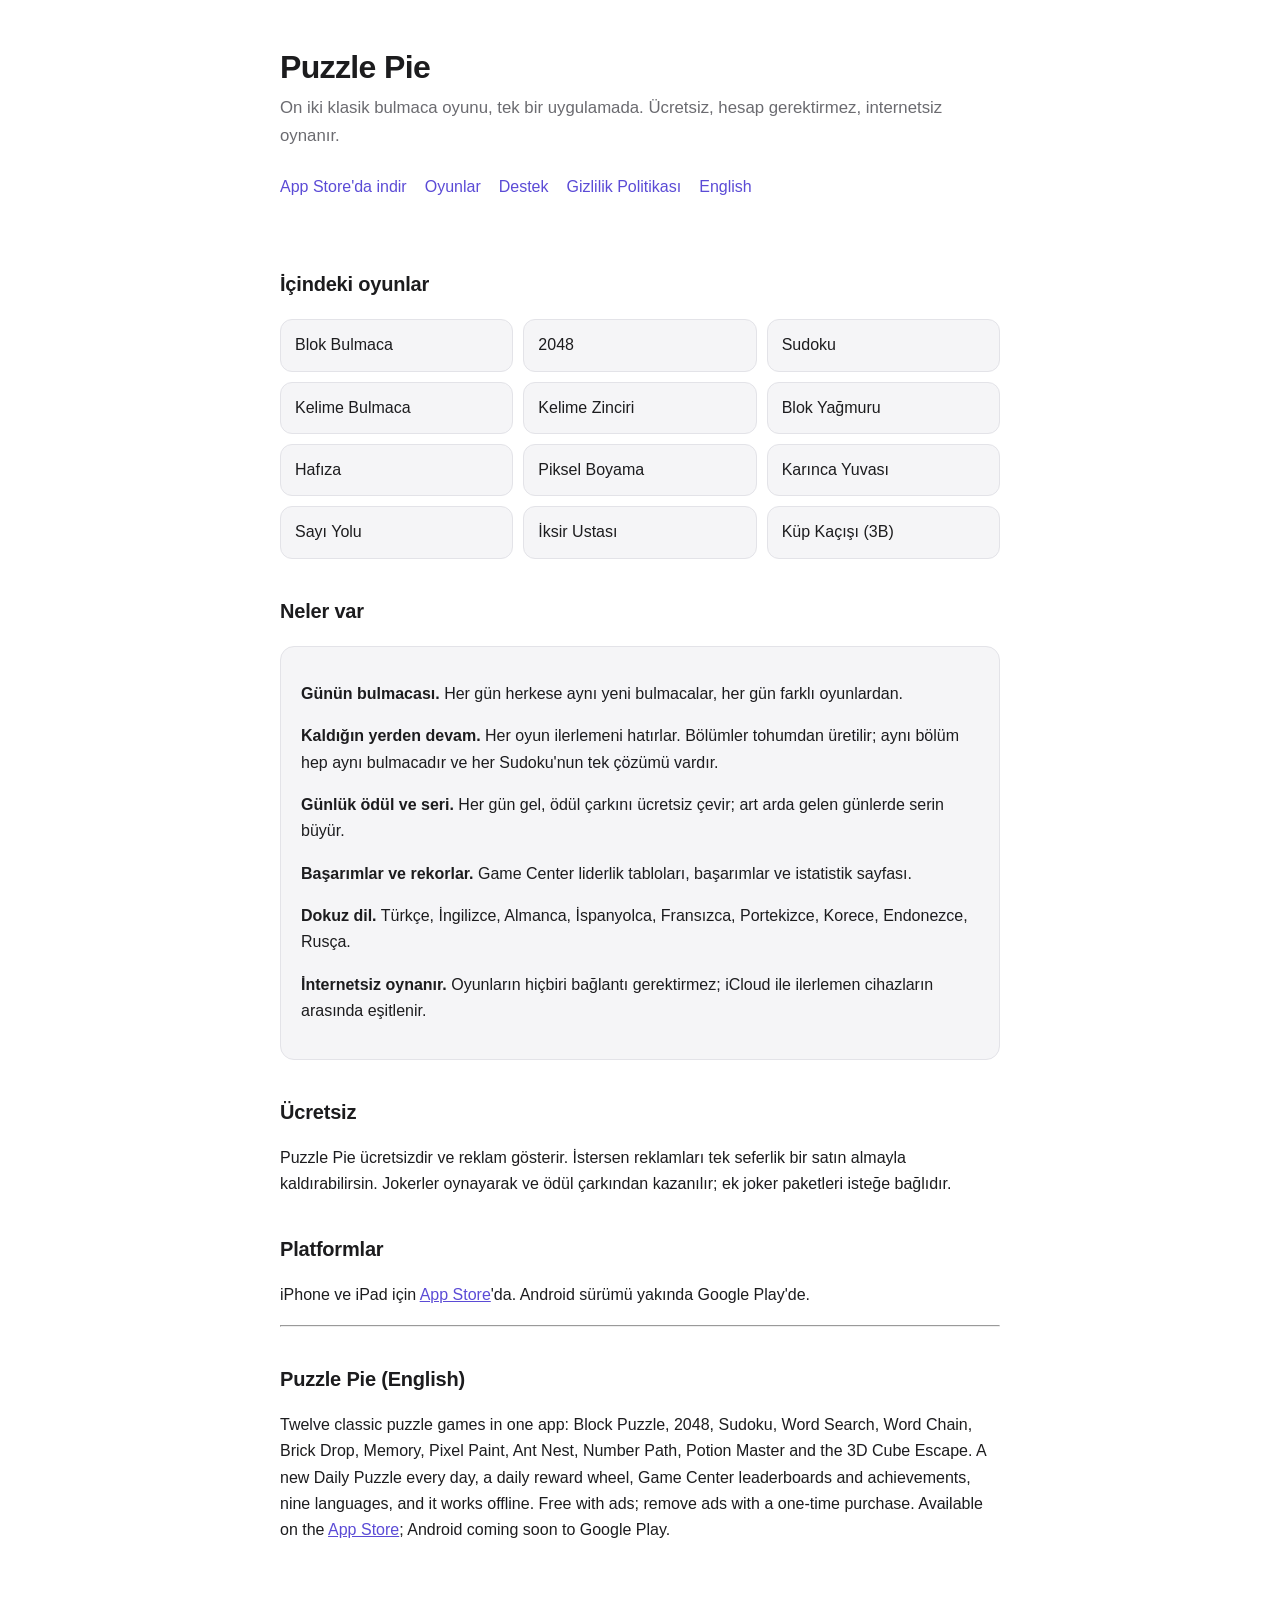
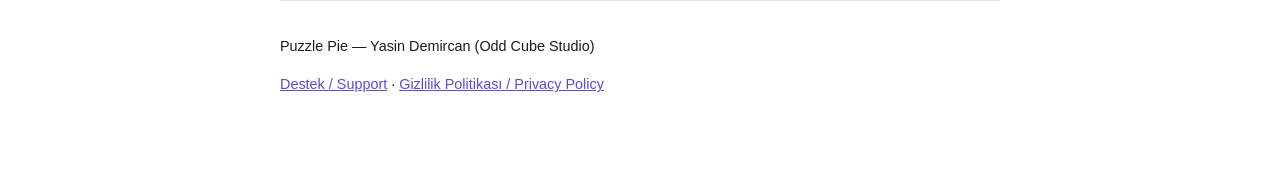
<file: index.html>
<!doctype html>
<html lang="tr">
<head>
<meta charset="utf-8">
<meta name="viewport" content="width=device-width, initial-scale=1">
<title>Puzzle Pie — Bulmacalar tek yerde</title>
<meta name="description" content="Puzzle Pie: on iki klasik bulmaca oyunu tek bir uygulamada. Sudoku, 2048, Blok Bulmaca, Kelime Bulmaca, Piksel Boyama, 3B Küp Kaçışı ve daha fazlası.">
<link rel="stylesheet" href="style.css">
</head>
<body>
<div class="wrap">

<header>
  <h1>Puzzle Pie</h1>
  <p class="lede">On iki klasik bulmaca oyunu, tek bir uygulamada. Ücretsiz, hesap gerektirmez, internetsiz oynanır.</p>
  <nav>
    <a href="https://apps.apple.com/app/id6809361774">App Store'da indir</a>
    <a href="#oyunlar">Oyunlar</a>
    <a href="support.html">Destek</a>
    <a href="privacy.html">Gizlilik Politikası</a>
    <a href="#english">English</a>
  </nav>
</header>

<h2 id="oyunlar">İçindeki oyunlar</h2>
<ul class="games">
  <li>Blok Bulmaca</li>
  <li>2048</li>
  <li>Sudoku</li>
  <li>Kelime Bulmaca</li>
  <li>Kelime Zinciri</li>
  <li>Blok Yağmuru</li>
  <li>Hafıza</li>
  <li>Piksel Boyama</li>
  <li>Karınca Yuvası</li>
  <li>Sayı Yolu</li>
  <li>İksir Ustası</li>
  <li>Küp Kaçışı (3B)</li>
</ul>

<h2>Neler var</h2>
<div class="card">
  <p><strong>Günün bulmacası.</strong> Her gün herkese aynı yeni bulmacalar, her gün farklı oyunlardan.</p>
  <p><strong>Kaldığın yerden devam.</strong> Her oyun ilerlemeni hatırlar. Bölümler tohumdan üretilir; aynı bölüm hep aynı bulmacadır ve her Sudoku'nun tek çözümü vardır.</p>
  <p><strong>Günlük ödül ve seri.</strong> Her gün gel, ödül çarkını ücretsiz çevir; art arda gelen günlerde serin büyür.</p>
  <p><strong>Başarımlar ve rekorlar.</strong> Game Center liderlik tabloları, başarımlar ve istatistik sayfası.</p>
  <p><strong>Dokuz dil.</strong> Türkçe, İngilizce, Almanca, İspanyolca, Fransızca, Portekizce, Korece, Endonezce, Rusça.</p>
  <p><strong>İnternetsiz oynanır.</strong> Oyunların hiçbiri bağlantı gerektirmez; iCloud ile ilerlemen cihazların arasında eşitlenir.</p>
</div>

<h2>Ücretsiz</h2>
<p>Puzzle Pie ücretsizdir ve reklam gösterir. İstersen reklamları tek seferlik bir satın almayla kaldırabilirsin. Jokerler oynayarak ve ödül çarkından kazanılır; ek joker paketleri isteğe bağlıdır.</p>

<h2>Platformlar</h2>
<p>iPhone ve iPad için <a href="https://apps.apple.com/app/id6809361774">App Store</a>'da. Android sürümü yakında Google Play'de.</p>

<hr>

<h2 id="english">Puzzle Pie (English)</h2>
<p>Twelve classic puzzle games in one app: Block Puzzle, 2048, Sudoku, Word Search, Word Chain, Brick Drop, Memory, Pixel Paint, Ant Nest, Number Path, Potion Master and the 3D Cube Escape. A new Daily Puzzle every day, a daily reward wheel, Game Center leaderboards and achievements, nine languages, and it works offline. Free with ads; remove ads with a one-time purchase. Available on the <a href="https://apps.apple.com/app/id6809361774">App Store</a>; Android coming soon to Google Play.</p>

<footer>
  <p>Puzzle Pie — Yasin Demircan (Odd Cube Studio)</p>
  <p><a href="support.html">Destek / Support</a> · <a href="privacy.html">Gizlilik Politikası / Privacy Policy</a></p>
</footer>

</div>
</body>
</html>
</file>
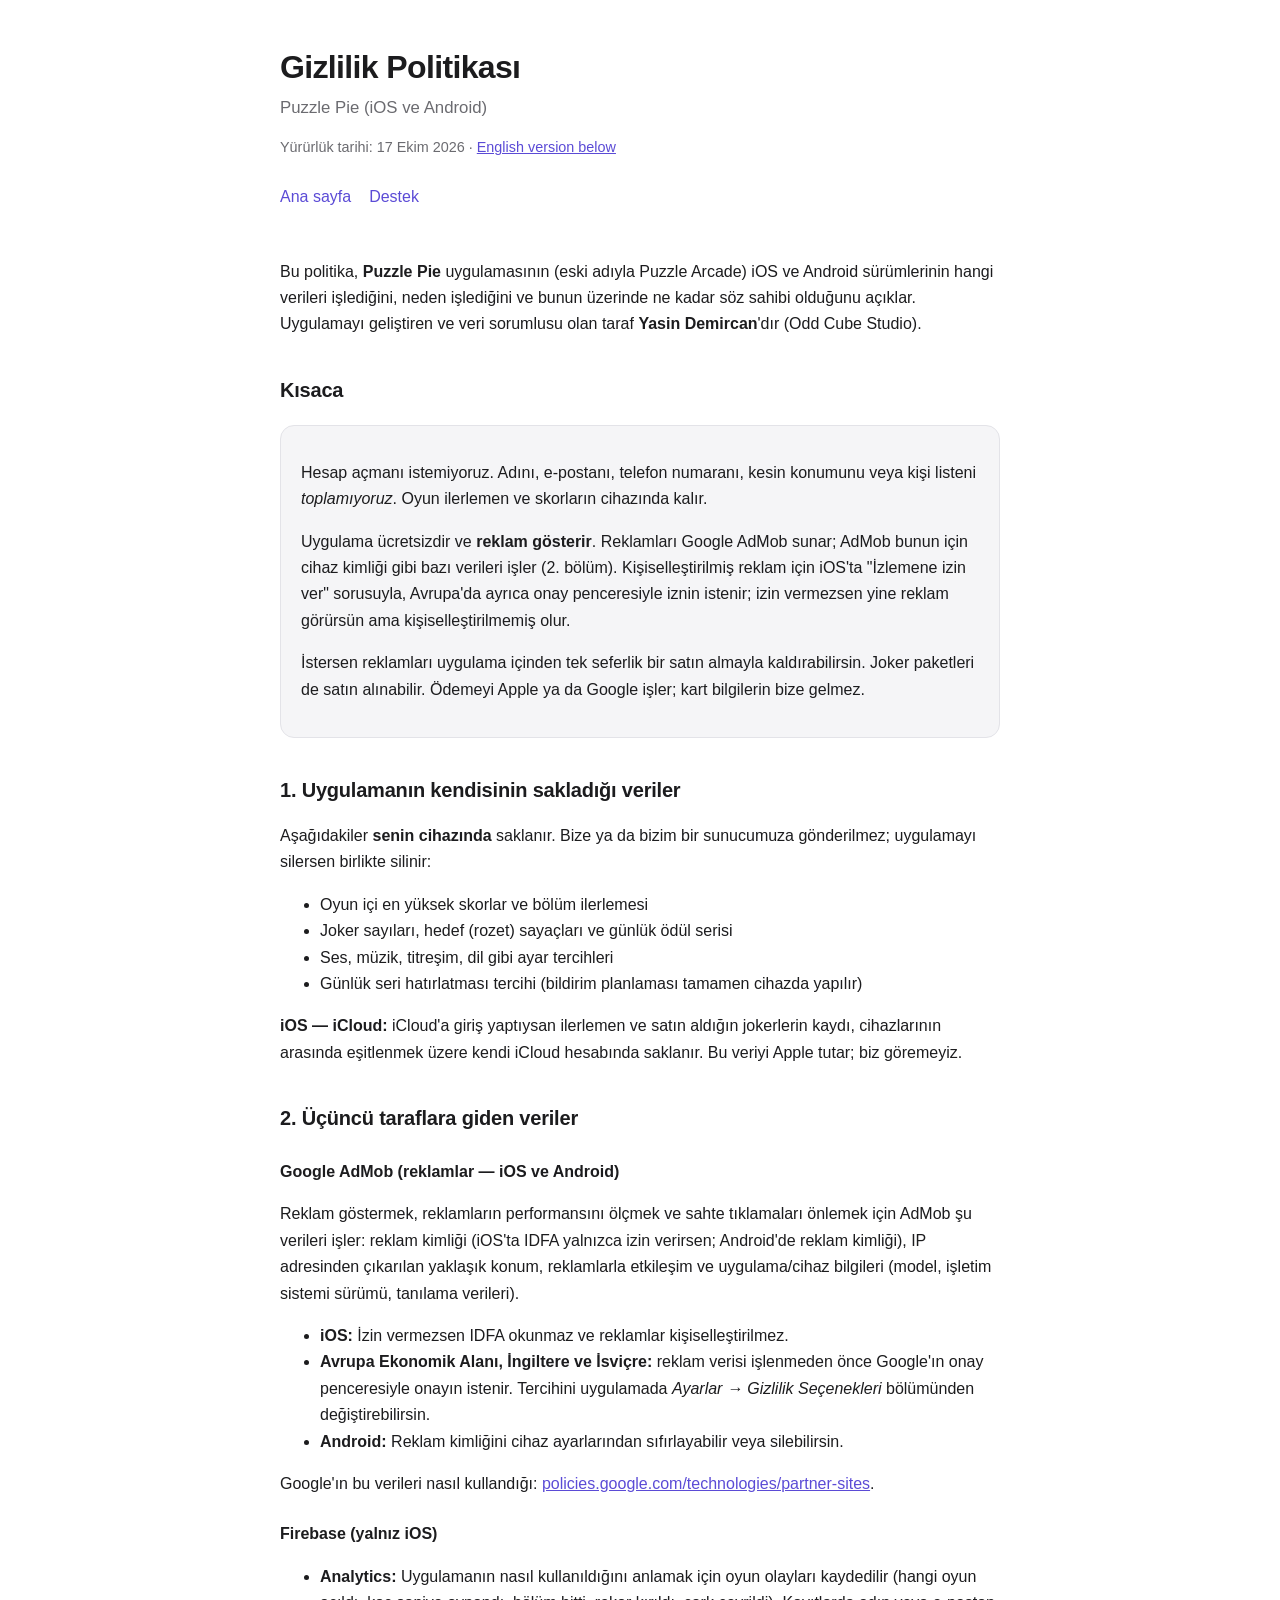
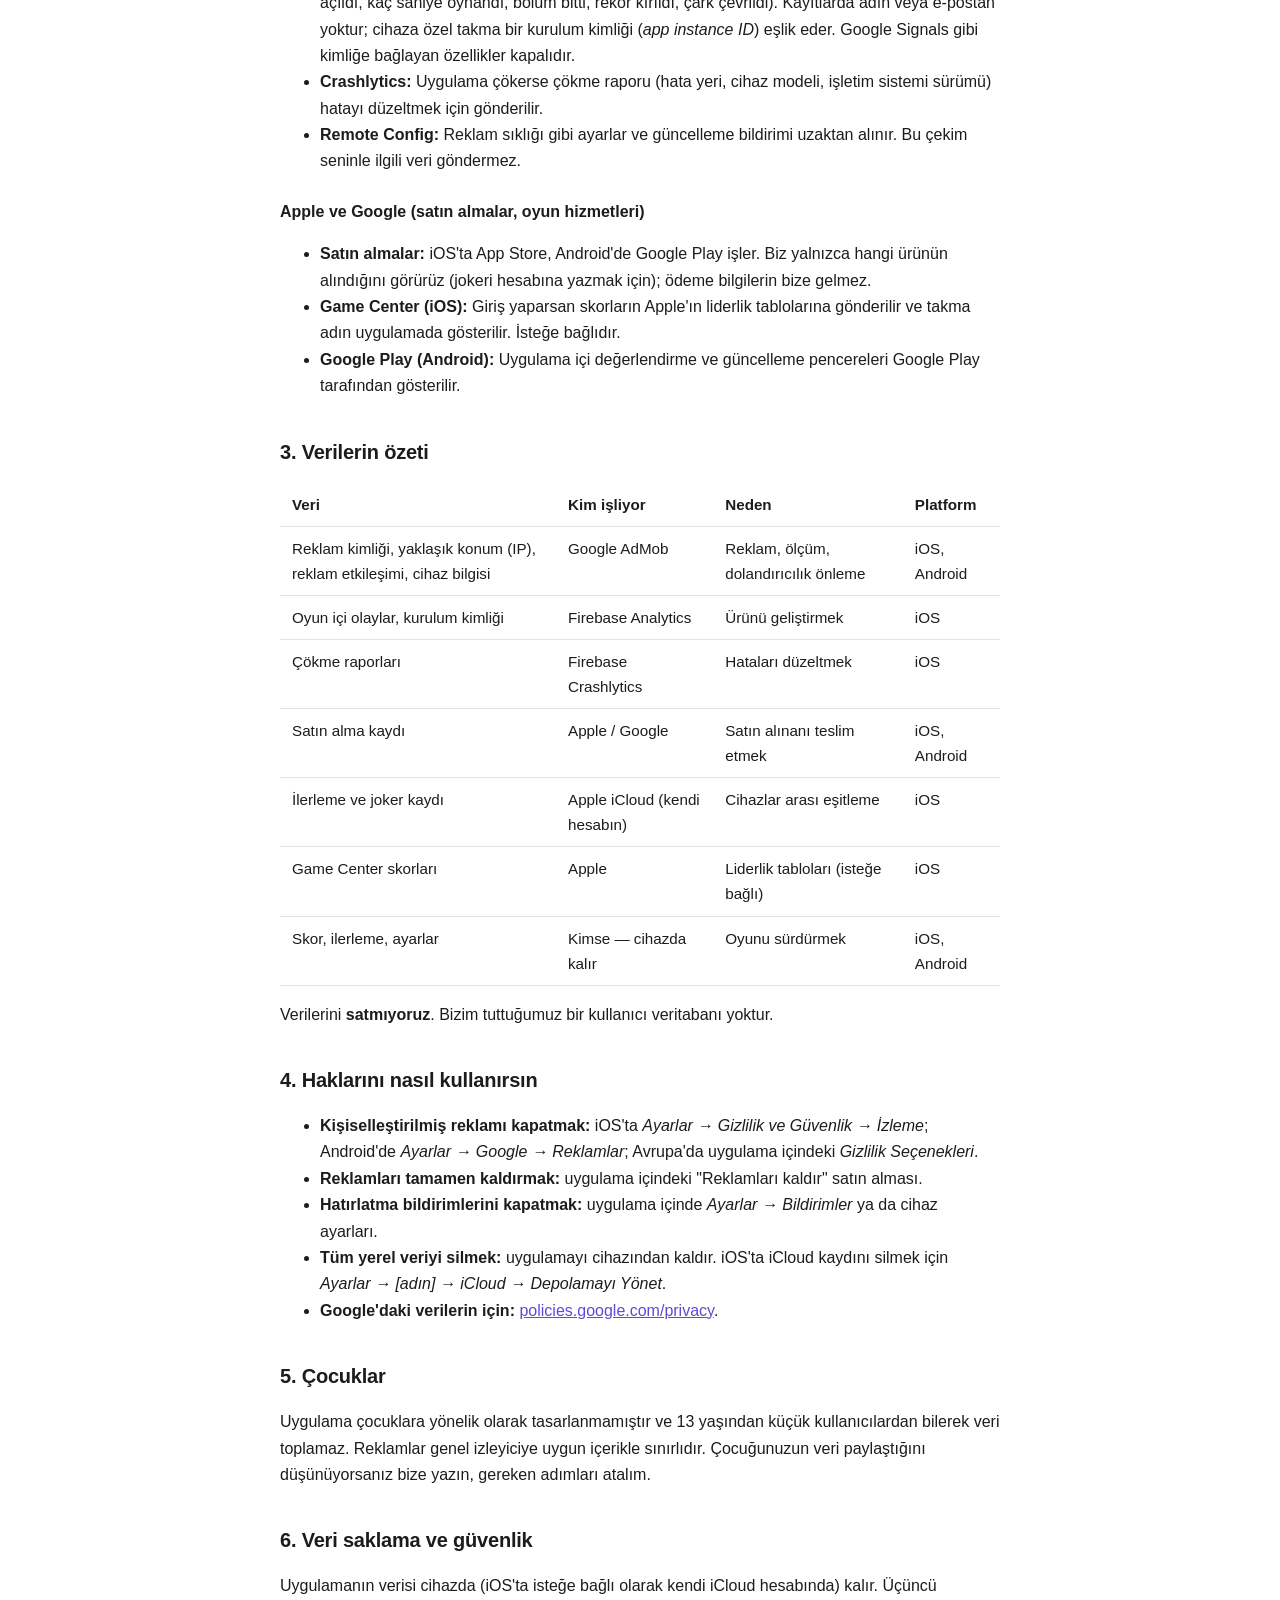
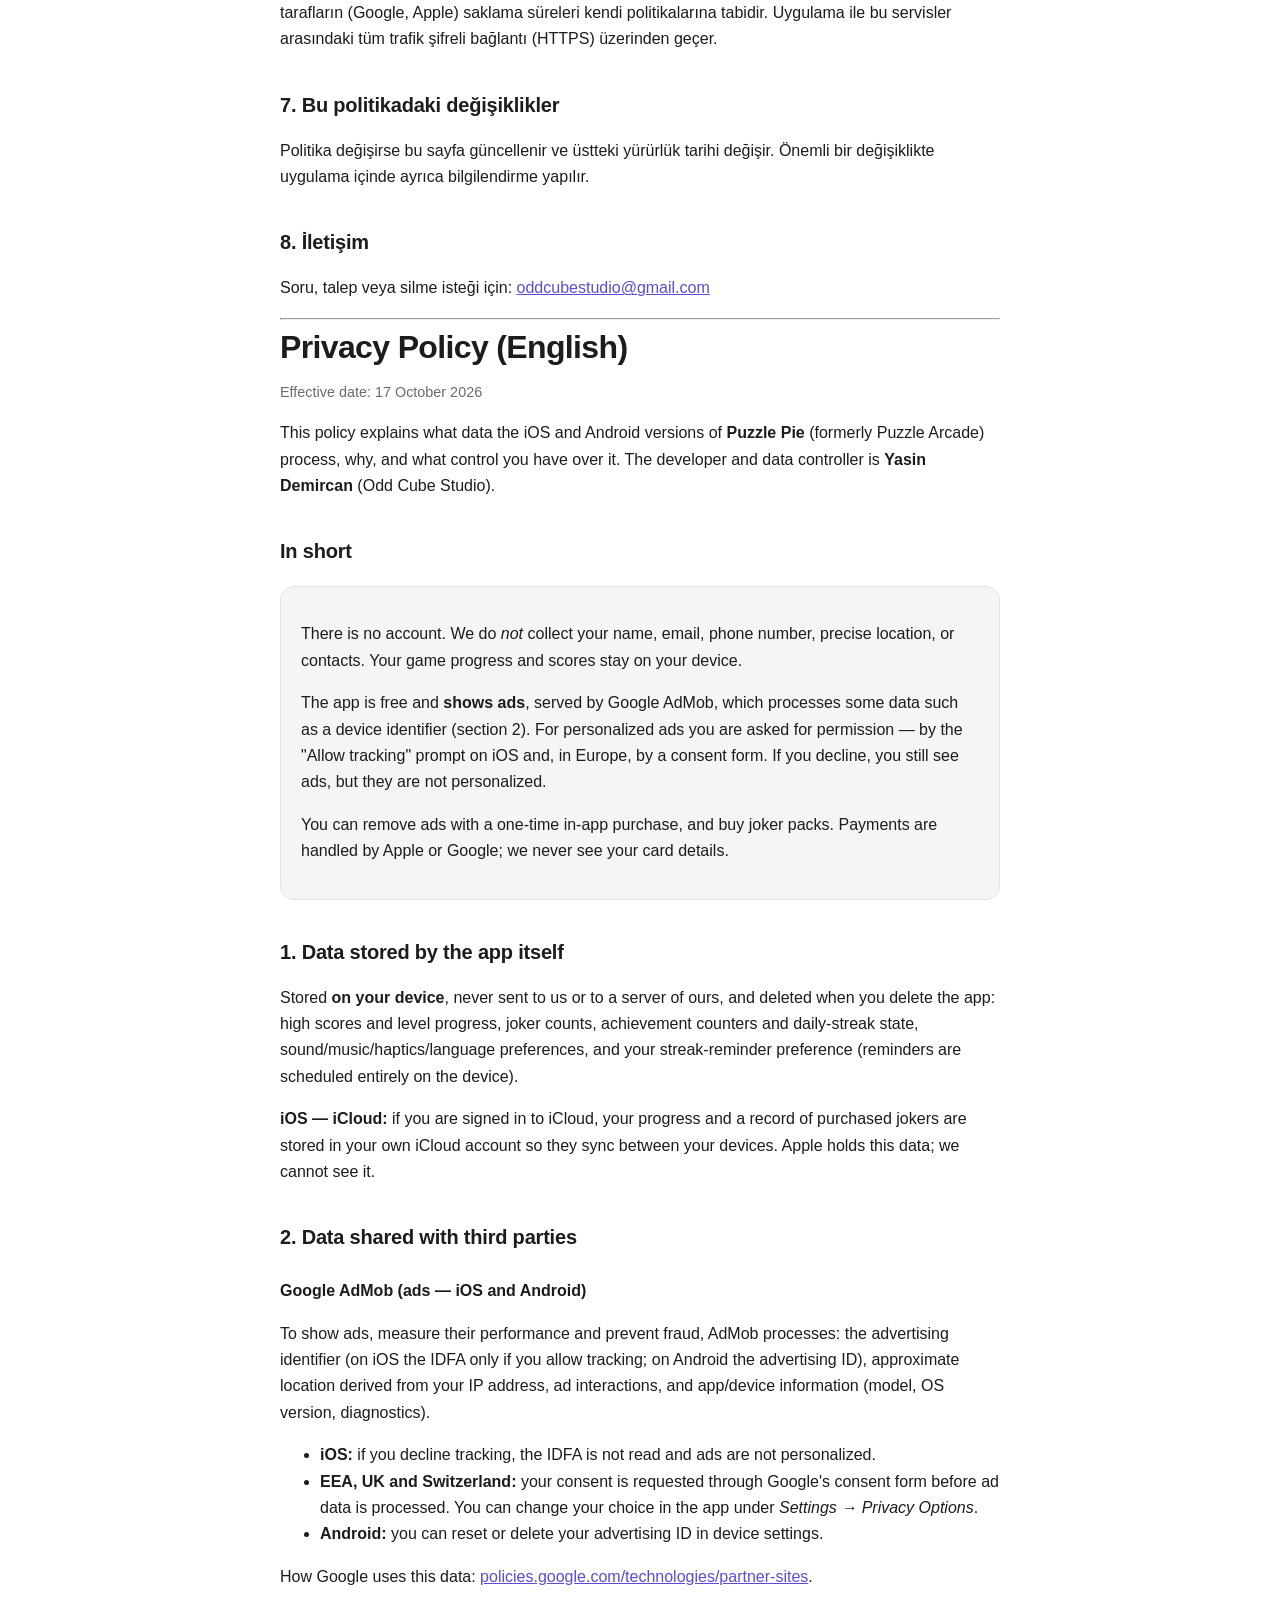
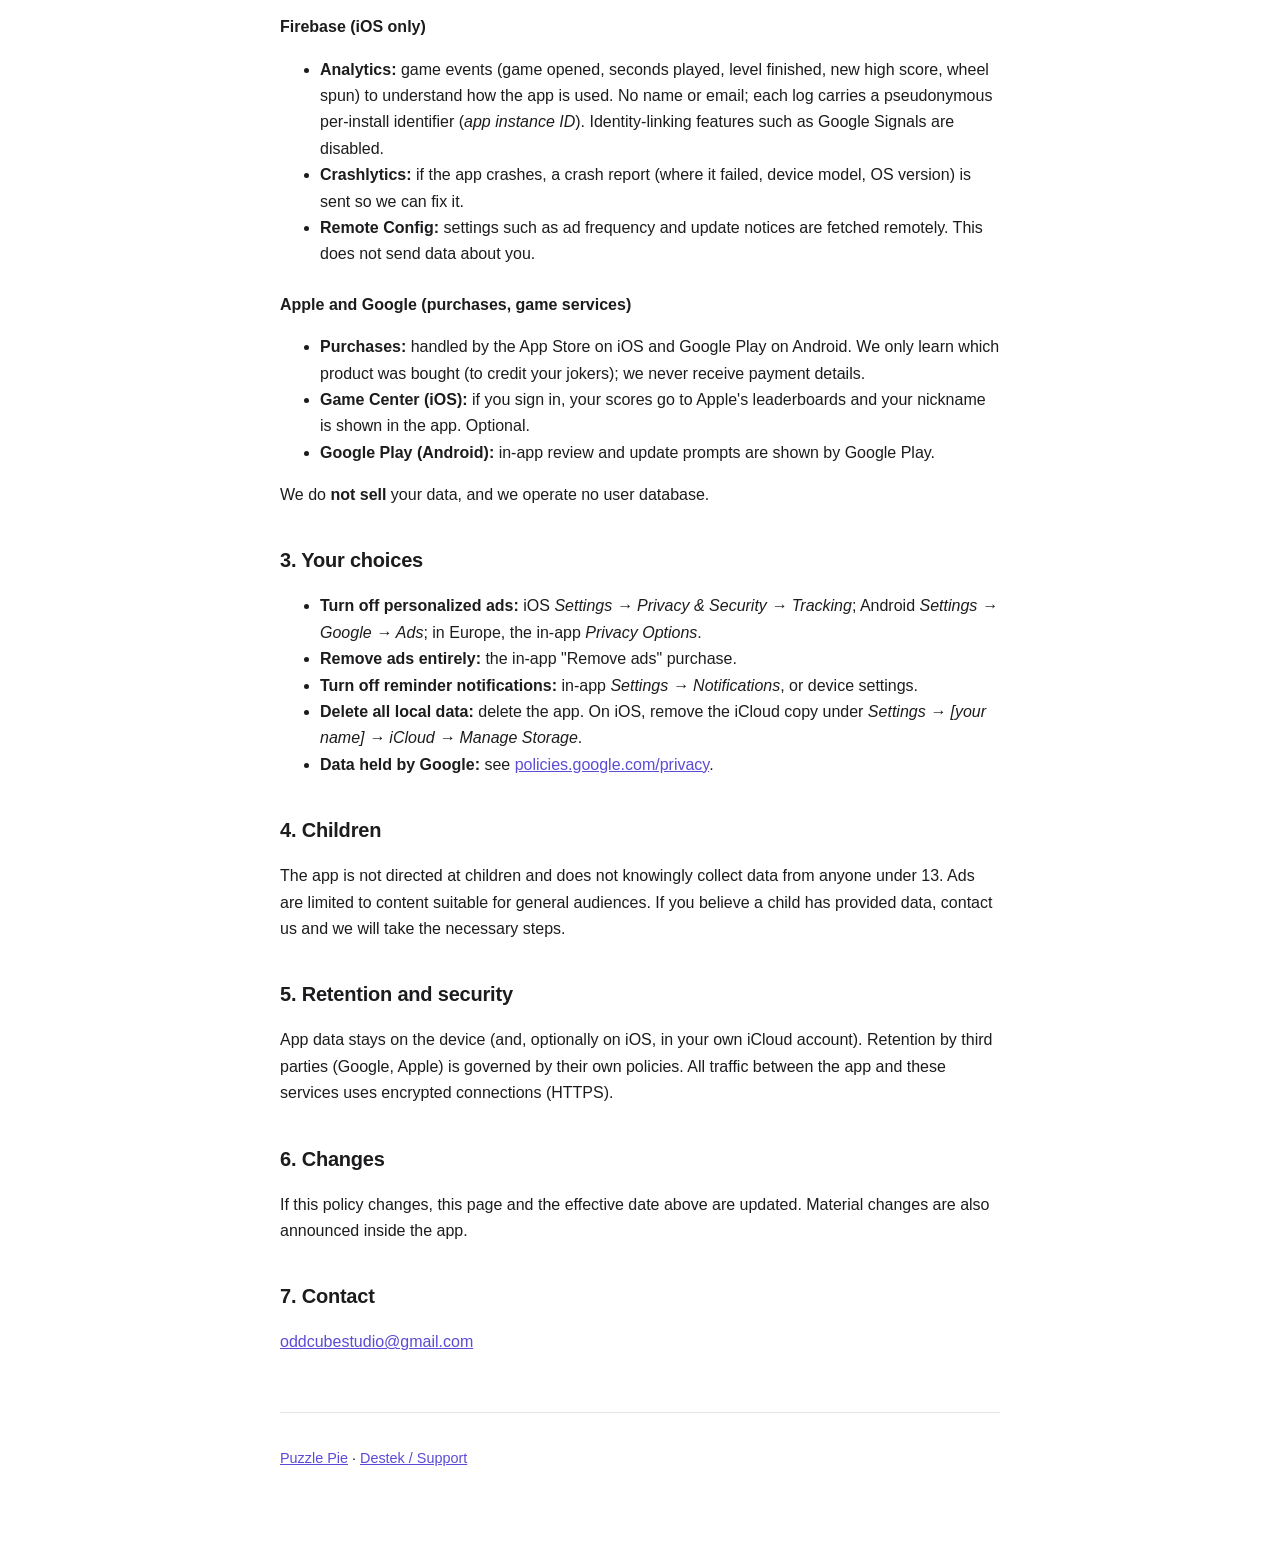
<file: privacy.html>
<!doctype html>
<html lang="tr">
<head>
<meta charset="utf-8">
<meta name="viewport" content="width=device-width, initial-scale=1">
<title>Gizlilik Politikası — Puzzle Pie</title>
<meta name="description" content="Puzzle Pie uygulamasının (iOS ve Android) gizlilik politikası / Privacy Policy.">
<link rel="stylesheet" href="style.css">
</head>
<body>
<div class="wrap">

<header>
  <h1>Gizlilik Politikası</h1>
  <p class="lede">Puzzle Pie (iOS ve Android)</p>
  <p class="updated">Yürürlük tarihi: 17 Ekim 2026 · <a href="#english">English version below</a></p>
  <nav>
    <a href="index.html">Ana sayfa</a>
    <a href="support.html">Destek</a>
  </nav>
</header>

<p>Bu politika, <strong>Puzzle Pie</strong> uygulamasının (eski adıyla Puzzle Arcade) iOS ve Android sürümlerinin hangi verileri işlediğini, neden işlediğini ve bunun üzerinde ne kadar söz sahibi olduğunu açıklar. Uygulamayı geliştiren ve veri sorumlusu olan taraf <strong>Yasin Demircan</strong>'dır (Odd Cube Studio).</p>

<h2>Kısaca</h2>
<div class="card">
  <p>Hesap açmanı istemiyoruz. Adını, e-postanı, telefon numaranı, kesin konumunu veya kişi listeni <em>toplamıyoruz</em>. Oyun ilerlemen ve skorların cihazında kalır.</p>
  <p>Uygulama ücretsizdir ve <strong>reklam gösterir</strong>. Reklamları Google AdMob sunar; AdMob bunun için cihaz kimliği gibi bazı verileri işler (2. bölüm). Kişiselleştirilmiş reklam için iOS'ta "İzlemene izin ver" sorusuyla, Avrupa'da ayrıca onay penceresiyle iznin istenir; izin vermezsen yine reklam görürsün ama kişiselleştirilmemiş olur.</p>
  <p>İstersen reklamları uygulama içinden tek seferlik bir satın almayla kaldırabilirsin. Joker paketleri de satın alınabilir. Ödemeyi Apple ya da Google işler; kart bilgilerin bize gelmez.</p>
</div>

<h2>1. Uygulamanın kendisinin sakladığı veriler</h2>
<p>Aşağıdakiler <strong>senin cihazında</strong> saklanır. Bize ya da bizim bir sunucumuza gönderilmez; uygulamayı silersen birlikte silinir:</p>
<ul>
  <li>Oyun içi en yüksek skorlar ve bölüm ilerlemesi</li>
  <li>Joker sayıları, hedef (rozet) sayaçları ve günlük ödül serisi</li>
  <li>Ses, müzik, titreşim, dil gibi ayar tercihleri</li>
  <li>Günlük seri hatırlatması tercihi (bildirim planlaması tamamen cihazda yapılır)</li>
</ul>
<p><strong>iOS — iCloud:</strong> iCloud'a giriş yaptıysan ilerlemen ve satın aldığın jokerlerin kaydı, cihazlarının arasında eşitlenmek üzere kendi iCloud hesabında saklanır. Bu veriyi Apple tutar; biz göremeyiz.</p>

<h2>2. Üçüncü taraflara giden veriler</h2>

<h3>Google AdMob (reklamlar — iOS ve Android)</h3>
<p>Reklam göstermek, reklamların performansını ölçmek ve sahte tıklamaları önlemek için AdMob şu verileri işler: reklam kimliği (iOS'ta IDFA yalnızca izin verirsen; Android'de reklam kimliği), IP adresinden çıkarılan yaklaşık konum, reklamlarla etkileşim ve uygulama/cihaz bilgileri (model, işletim sistemi sürümü, tanılama verileri).</p>
<ul>
  <li><strong>iOS:</strong> İzin vermezsen IDFA okunmaz ve reklamlar kişiselleştirilmez.</li>
  <li><strong>Avrupa Ekonomik Alanı, İngiltere ve İsviçre:</strong> reklam verisi işlenmeden önce Google'ın onay penceresiyle onayın istenir. Tercihini uygulamada <em>Ayarlar → Gizlilik Seçenekleri</em> bölümünden değiştirebilirsin.</li>
  <li><strong>Android:</strong> Reklam kimliğini cihaz ayarlarından sıfırlayabilir veya silebilirsin.</li>
</ul>
<p>Google'ın bu verileri nasıl kullandığı: <a href="https://policies.google.com/technologies/partner-sites" rel="noopener">policies.google.com/technologies/partner-sites</a>.</p>

<h3>Firebase (yalnız iOS)</h3>
<ul>
  <li><strong>Analytics:</strong> Uygulamanın nasıl kullanıldığını anlamak için oyun olayları kaydedilir (hangi oyun açıldı, kaç saniye oynandı, bölüm bitti, rekor kırıldı, çark çevrildi). Kayıtlarda adın veya e-postan yoktur; cihaza özel takma bir kurulum kimliği (<em>app instance ID</em>) eşlik eder. Google Signals gibi kimliğe bağlayan özellikler kapalıdır.</li>
  <li><strong>Crashlytics:</strong> Uygulama çökerse çökme raporu (hata yeri, cihaz modeli, işletim sistemi sürümü) hatayı düzeltmek için gönderilir.</li>
  <li><strong>Remote Config:</strong> Reklam sıklığı gibi ayarlar ve güncelleme bildirimi uzaktan alınır. Bu çekim seninle ilgili veri göndermez.</li>
</ul>

<h3>Apple ve Google (satın almalar, oyun hizmetleri)</h3>
<ul>
  <li><strong>Satın almalar:</strong> iOS'ta App Store, Android'de Google Play işler. Biz yalnızca hangi ürünün alındığını görürüz (jokeri hesabına yazmak için); ödeme bilgilerin bize gelmez.</li>
  <li><strong>Game Center (iOS):</strong> Giriş yaparsan skorların Apple'ın liderlik tablolarına gönderilir ve takma adın uygulamada gösterilir. İsteğe bağlıdır.</li>
  <li><strong>Google Play (Android):</strong> Uygulama içi değerlendirme ve güncelleme pencereleri Google Play tarafından gösterilir.</li>
</ul>

<h2>3. Verilerin özeti</h2>
<table>
  <tr><th>Veri</th><th>Kim işliyor</th><th>Neden</th><th>Platform</th></tr>
  <tr><td>Reklam kimliği, yaklaşık konum (IP), reklam etkileşimi, cihaz bilgisi</td><td>Google AdMob</td><td>Reklam, ölçüm, dolandırıcılık önleme</td><td>iOS, Android</td></tr>
  <tr><td>Oyun içi olaylar, kurulum kimliği</td><td>Firebase Analytics</td><td>Ürünü geliştirmek</td><td>iOS</td></tr>
  <tr><td>Çökme raporları</td><td>Firebase Crashlytics</td><td>Hataları düzeltmek</td><td>iOS</td></tr>
  <tr><td>Satın alma kaydı</td><td>Apple / Google</td><td>Satın alınanı teslim etmek</td><td>iOS, Android</td></tr>
  <tr><td>İlerleme ve joker kaydı</td><td>Apple iCloud (kendi hesabın)</td><td>Cihazlar arası eşitleme</td><td>iOS</td></tr>
  <tr><td>Game Center skorları</td><td>Apple</td><td>Liderlik tabloları (isteğe bağlı)</td><td>iOS</td></tr>
  <tr><td>Skor, ilerleme, ayarlar</td><td>Kimse — cihazda kalır</td><td>Oyunu sürdürmek</td><td>iOS, Android</td></tr>
</table>
<p>Verilerini <strong>satmıyoruz</strong>. Bizim tuttuğumuz bir kullanıcı veritabanı yoktur.</p>

<h2>4. Haklarını nasıl kullanırsın</h2>
<ul>
  <li><strong>Kişiselleştirilmiş reklamı kapatmak:</strong> iOS'ta <em>Ayarlar → Gizlilik ve Güvenlik → İzleme</em>; Android'de <em>Ayarlar → Google → Reklamlar</em>; Avrupa'da uygulama içindeki <em>Gizlilik Seçenekleri</em>.</li>
  <li><strong>Reklamları tamamen kaldırmak:</strong> uygulama içindeki "Reklamları kaldır" satın alması.</li>
  <li><strong>Hatırlatma bildirimlerini kapatmak:</strong> uygulama içinde <em>Ayarlar → Bildirimler</em> ya da cihaz ayarları.</li>
  <li><strong>Tüm yerel veriyi silmek:</strong> uygulamayı cihazından kaldır. iOS'ta iCloud kaydını silmek için <em>Ayarlar → [adın] → iCloud → Depolamayı Yönet</em>.</li>
  <li><strong>Google'daki verilerin için:</strong> <a href="https://policies.google.com/privacy" rel="noopener">policies.google.com/privacy</a>.</li>
</ul>

<h2>5. Çocuklar</h2>
<p>Uygulama çocuklara yönelik olarak tasarlanmamıştır ve 13 yaşından küçük kullanıcılardan bilerek veri toplamaz. Reklamlar genel izleyiciye uygun içerikle sınırlıdır. Çocuğunuzun veri paylaştığını düşünüyorsanız bize yazın, gereken adımları atalım.</p>

<h2>6. Veri saklama ve güvenlik</h2>
<p>Uygulamanın verisi cihazda (iOS'ta isteğe bağlı olarak kendi iCloud hesabında) kalır. Üçüncü tarafların (Google, Apple) saklama süreleri kendi politikalarına tabidir. Uygulama ile bu servisler arasındaki tüm trafik şifreli bağlantı (HTTPS) üzerinden geçer.</p>

<h2>7. Bu politikadaki değişiklikler</h2>
<p>Politika değişirse bu sayfa güncellenir ve üstteki yürürlük tarihi değişir. Önemli bir değişiklikte uygulama içinde ayrıca bilgilendirme yapılır.</p>

<h2>8. İletişim</h2>
<p>Soru, talep veya silme isteği için: <a href="mailto:oddcubestudio@gmail.com">oddcubestudio@gmail.com</a></p>

<hr>

<h1 id="english">Privacy Policy (English)</h1>
<p class="updated">Effective date: 17 October 2026</p>

<p>This policy explains what data the iOS and Android versions of <strong>Puzzle Pie</strong> (formerly Puzzle Arcade) process, why, and what control you have over it. The developer and data controller is <strong>Yasin Demircan</strong> (Odd Cube Studio).</p>

<h2>In short</h2>
<div class="card">
  <p>There is no account. We do <em>not</em> collect your name, email, phone number, precise location, or contacts. Your game progress and scores stay on your device.</p>
  <p>The app is free and <strong>shows ads</strong>, served by Google AdMob, which processes some data such as a device identifier (section 2). For personalized ads you are asked for permission — by the "Allow tracking" prompt on iOS and, in Europe, by a consent form. If you decline, you still see ads, but they are not personalized.</p>
  <p>You can remove ads with a one-time in-app purchase, and buy joker packs. Payments are handled by Apple or Google; we never see your card details.</p>
</div>

<h2>1. Data stored by the app itself</h2>
<p>Stored <strong>on your device</strong>, never sent to us or to a server of ours, and deleted when you delete the app: high scores and level progress, joker counts, achievement counters and daily-streak state, sound/music/haptics/language preferences, and your streak-reminder preference (reminders are scheduled entirely on the device).</p>
<p><strong>iOS — iCloud:</strong> if you are signed in to iCloud, your progress and a record of purchased jokers are stored in your own iCloud account so they sync between your devices. Apple holds this data; we cannot see it.</p>

<h2>2. Data shared with third parties</h2>

<h3>Google AdMob (ads — iOS and Android)</h3>
<p>To show ads, measure their performance and prevent fraud, AdMob processes: the advertising identifier (on iOS the IDFA only if you allow tracking; on Android the advertising ID), approximate location derived from your IP address, ad interactions, and app/device information (model, OS version, diagnostics).</p>
<ul>
  <li><strong>iOS:</strong> if you decline tracking, the IDFA is not read and ads are not personalized.</li>
  <li><strong>EEA, UK and Switzerland:</strong> your consent is requested through Google's consent form before ad data is processed. You can change your choice in the app under <em>Settings → Privacy Options</em>.</li>
  <li><strong>Android:</strong> you can reset or delete your advertising ID in device settings.</li>
</ul>
<p>How Google uses this data: <a href="https://policies.google.com/technologies/partner-sites" rel="noopener">policies.google.com/technologies/partner-sites</a>.</p>

<h3>Firebase (iOS only)</h3>
<ul>
  <li><strong>Analytics:</strong> game events (game opened, seconds played, level finished, new high score, wheel spun) to understand how the app is used. No name or email; each log carries a pseudonymous per-install identifier (<em>app instance ID</em>). Identity-linking features such as Google Signals are disabled.</li>
  <li><strong>Crashlytics:</strong> if the app crashes, a crash report (where it failed, device model, OS version) is sent so we can fix it.</li>
  <li><strong>Remote Config:</strong> settings such as ad frequency and update notices are fetched remotely. This does not send data about you.</li>
</ul>

<h3>Apple and Google (purchases, game services)</h3>
<ul>
  <li><strong>Purchases:</strong> handled by the App Store on iOS and Google Play on Android. We only learn which product was bought (to credit your jokers); we never receive payment details.</li>
  <li><strong>Game Center (iOS):</strong> if you sign in, your scores go to Apple's leaderboards and your nickname is shown in the app. Optional.</li>
  <li><strong>Google Play (Android):</strong> in-app review and update prompts are shown by Google Play.</li>
</ul>

<p>We do <strong>not sell</strong> your data, and we operate no user database.</p>

<h2>3. Your choices</h2>
<ul>
  <li><strong>Turn off personalized ads:</strong> iOS <em>Settings → Privacy &amp; Security → Tracking</em>; Android <em>Settings → Google → Ads</em>; in Europe, the in-app <em>Privacy Options</em>.</li>
  <li><strong>Remove ads entirely:</strong> the in-app "Remove ads" purchase.</li>
  <li><strong>Turn off reminder notifications:</strong> in-app <em>Settings → Notifications</em>, or device settings.</li>
  <li><strong>Delete all local data:</strong> delete the app. On iOS, remove the iCloud copy under <em>Settings → [your name] → iCloud → Manage Storage</em>.</li>
  <li><strong>Data held by Google:</strong> see <a href="https://policies.google.com/privacy" rel="noopener">policies.google.com/privacy</a>.</li>
</ul>

<h2>4. Children</h2>
<p>The app is not directed at children and does not knowingly collect data from anyone under 13. Ads are limited to content suitable for general audiences. If you believe a child has provided data, contact us and we will take the necessary steps.</p>

<h2>5. Retention and security</h2>
<p>App data stays on the device (and, optionally on iOS, in your own iCloud account). Retention by third parties (Google, Apple) is governed by their own policies. All traffic between the app and these services uses encrypted connections (HTTPS).</p>

<h2>6. Changes</h2>
<p>If this policy changes, this page and the effective date above are updated. Material changes are also announced inside the app.</p>

<h2>7. Contact</h2>
<p><a href="mailto:oddcubestudio@gmail.com">oddcubestudio@gmail.com</a></p>

<footer>
  <p><a href="index.html">Puzzle Pie</a> · <a href="support.html">Destek / Support</a></p>
</footer>

</div>
</body>
</html>
</file>
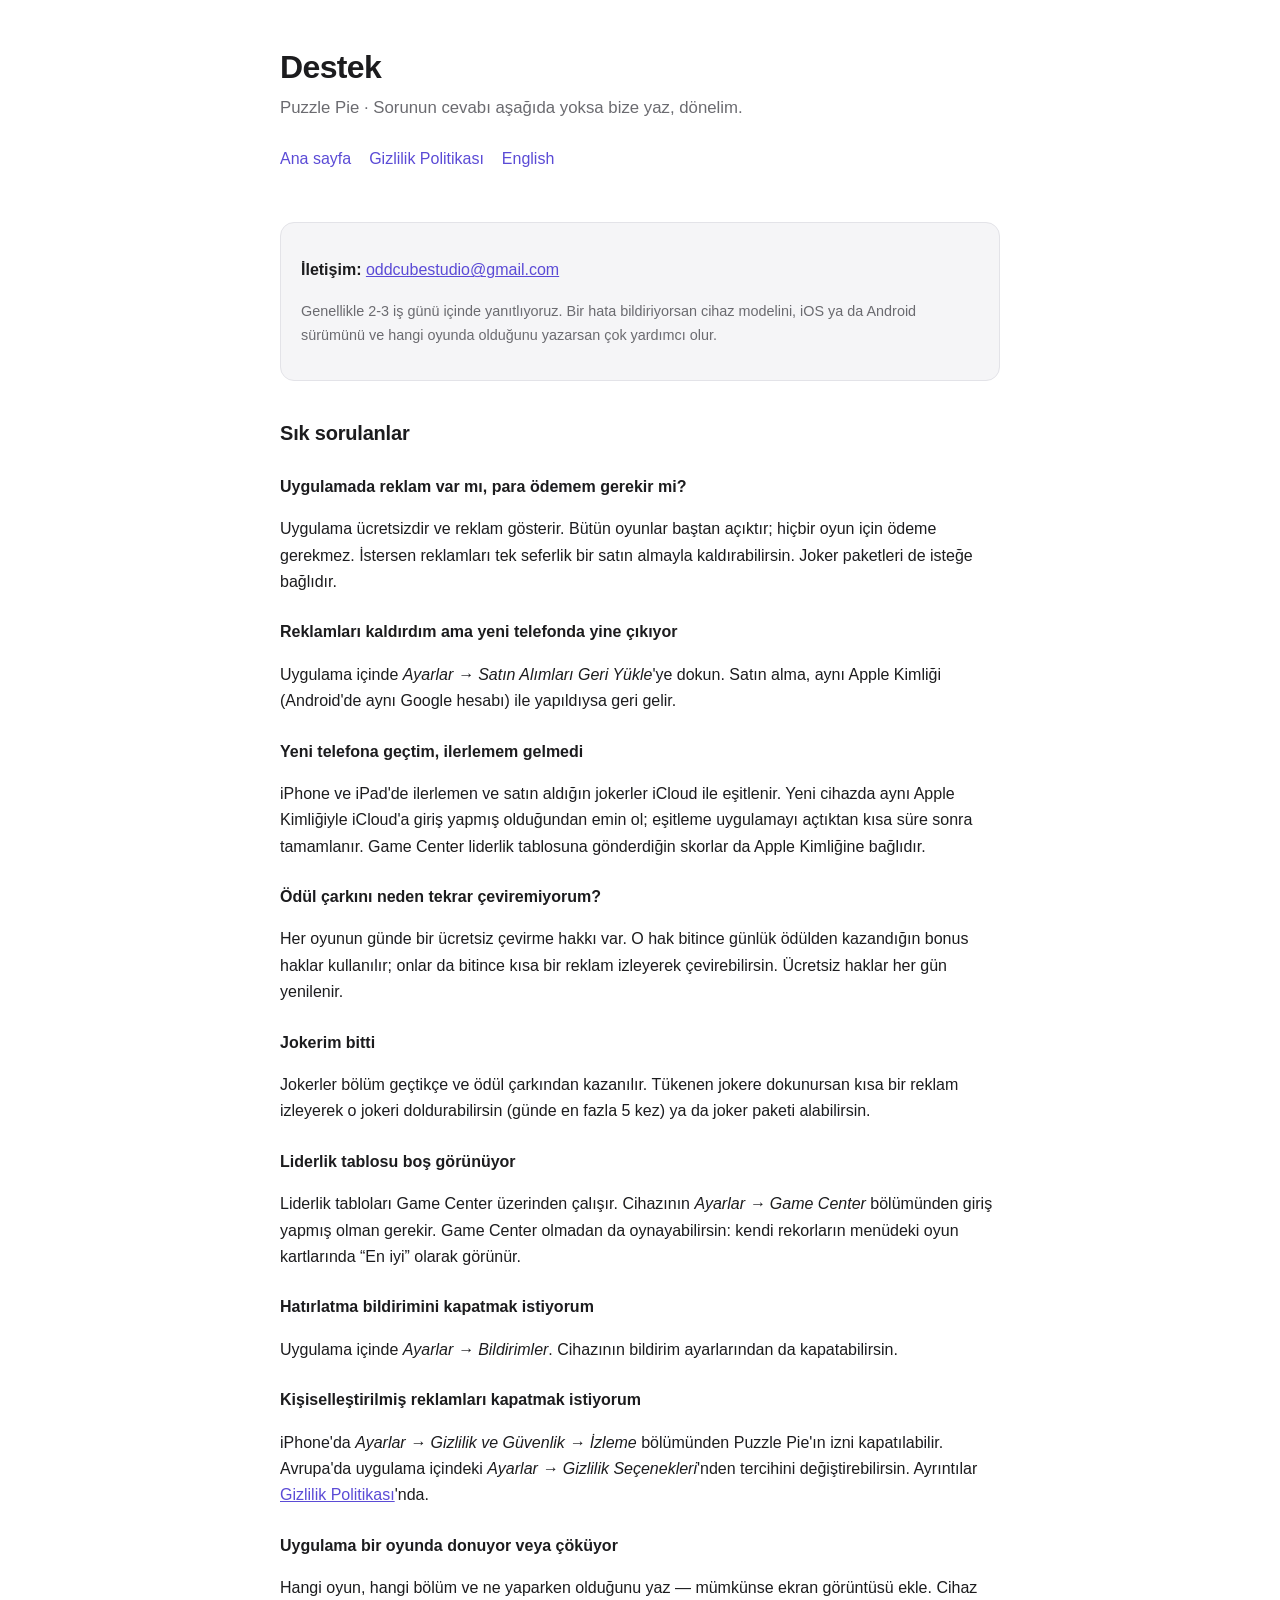
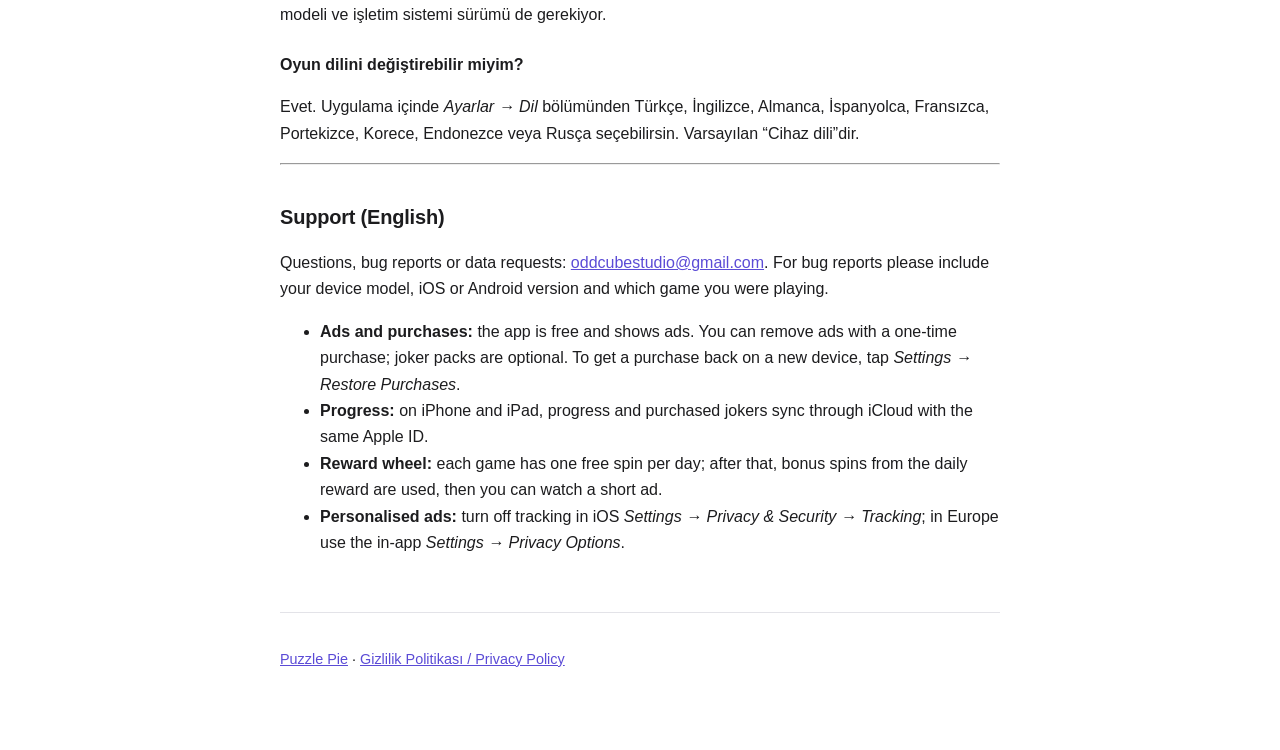
<file: support.html>
<!doctype html>
<html lang="tr">
<head>
<meta charset="utf-8">
<meta name="viewport" content="width=device-width, initial-scale=1">
<title>Destek — Puzzle Pie</title>
<meta name="description" content="Puzzle Pie için destek, sık sorulan sorular ve iletişim.">
<link rel="stylesheet" href="style.css">
</head>
<body>
<div class="wrap">

<header>
  <h1>Destek</h1>
  <p class="lede">Puzzle Pie · Sorunun cevabı aşağıda yoksa bize yaz, dönelim.</p>
  <nav>
    <a href="index.html">Ana sayfa</a>
    <a href="privacy.html">Gizlilik Politikası</a>
    <a href="#english">English</a>
  </nav>
</header>

<div class="card">
  <p><strong>İletişim:</strong> <a href="mailto:oddcubestudio@gmail.com">oddcubestudio@gmail.com</a></p>
  <p class="updated">Genellikle 2-3 iş günü içinde yanıtlıyoruz. Bir hata bildiriyorsan cihaz modelini, iOS ya da Android sürümünü ve hangi oyunda olduğunu yazarsan çok yardımcı olur.</p>
</div>

<h2>Sık sorulanlar</h2>

<h3>Uygulamada reklam var mı, para ödemem gerekir mi?</h3>
<p>Uygulama ücretsizdir ve reklam gösterir. Bütün oyunlar baştan açıktır; hiçbir oyun için ödeme gerekmez. İstersen reklamları tek seferlik bir satın almayla kaldırabilirsin. Joker paketleri de isteğe bağlıdır.</p>

<h3>Reklamları kaldırdım ama yeni telefonda yine çıkıyor</h3>
<p>Uygulama içinde <em>Ayarlar → Satın Alımları Geri Yükle</em>'ye dokun. Satın alma, aynı Apple Kimliği (Android'de aynı Google hesabı) ile yapıldıysa geri gelir.</p>

<h3>Yeni telefona geçtim, ilerlemem gelmedi</h3>
<p>iPhone ve iPad'de ilerlemen ve satın aldığın jokerler iCloud ile eşitlenir. Yeni cihazda aynı Apple Kimliğiyle iCloud'a giriş yapmış olduğundan emin ol; eşitleme uygulamayı açtıktan kısa süre sonra tamamlanır. Game Center liderlik tablosuna gönderdiğin skorlar da Apple Kimliğine bağlıdır.</p>

<h3>Ödül çarkını neden tekrar çeviremiyorum?</h3>
<p>Her oyunun günde bir ücretsiz çevirme hakkı var. O hak bitince günlük ödülden kazandığın bonus haklar kullanılır; onlar da bitince kısa bir reklam izleyerek çevirebilirsin. Ücretsiz haklar her gün yenilenir.</p>

<h3>Jokerim bitti</h3>
<p>Jokerler bölüm geçtikçe ve ödül çarkından kazanılır. Tükenen jokere dokunursan kısa bir reklam izleyerek o jokeri doldurabilirsin (günde en fazla 5 kez) ya da joker paketi alabilirsin.</p>

<h3>Liderlik tablosu boş görünüyor</h3>
<p>Liderlik tabloları Game Center üzerinden çalışır. Cihazının <em>Ayarlar → Game Center</em> bölümünden giriş yapmış olman gerekir. Game Center olmadan da oynayabilirsin: kendi rekorların menüdeki oyun kartlarında “En iyi” olarak görünür.</p>

<h3>Hatırlatma bildirimini kapatmak istiyorum</h3>
<p>Uygulama içinde <em>Ayarlar → Bildirimler</em>. Cihazının bildirim ayarlarından da kapatabilirsin.</p>

<h3>Kişiselleştirilmiş reklamları kapatmak istiyorum</h3>
<p>iPhone'da <em>Ayarlar → Gizlilik ve Güvenlik → İzleme</em> bölümünden Puzzle Pie'ın izni kapatılabilir. Avrupa'da uygulama içindeki <em>Ayarlar → Gizlilik Seçenekleri</em>'nden tercihini değiştirebilirsin. Ayrıntılar <a href="privacy.html">Gizlilik Politikası</a>'nda.</p>

<h3>Uygulama bir oyunda donuyor veya çöküyor</h3>
<p>Hangi oyun, hangi bölüm ve ne yaparken olduğunu yaz — mümkünse ekran görüntüsü ekle. Cihaz modeli ve işletim sistemi sürümü de gerekiyor.</p>

<h3>Oyun dilini değiştirebilir miyim?</h3>
<p>Evet. Uygulama içinde <em>Ayarlar → Dil</em> bölümünden Türkçe, İngilizce, Almanca, İspanyolca, Fransızca, Portekizce, Korece, Endonezce veya Rusça seçebilirsin. Varsayılan “Cihaz dili”dir.</p>

<hr>

<h2 id="english">Support (English)</h2>
<p>Questions, bug reports or data requests: <a href="mailto:oddcubestudio@gmail.com">oddcubestudio@gmail.com</a>. For bug reports please include your device model, iOS or Android version and which game you were playing.</p>
<ul>
  <li><strong>Ads and purchases:</strong> the app is free and shows ads. You can remove ads with a one-time purchase; joker packs are optional. To get a purchase back on a new device, tap <em>Settings → Restore Purchases</em>.</li>
  <li><strong>Progress:</strong> on iPhone and iPad, progress and purchased jokers sync through iCloud with the same Apple ID.</li>
  <li><strong>Reward wheel:</strong> each game has one free spin per day; after that, bonus spins from the daily reward are used, then you can watch a short ad.</li>
  <li><strong>Personalised ads:</strong> turn off tracking in iOS <em>Settings → Privacy &amp; Security → Tracking</em>; in Europe use the in-app <em>Settings → Privacy Options</em>.</li>
</ul>

<footer>
  <p><a href="index.html">Puzzle Pie</a> · <a href="privacy.html">Gizlilik Politikası / Privacy Policy</a></p>
</footer>

</div>
</body>
</html>
</file>
<file: style.css>
/* Üç sayfanın ortak stili. Tek dosya, dış bağımlılık yok — GitHub Pages'te
   olduğu gibi çalışır. Renkler cihazın açık/koyu temasına uyar. */
:root {
  --bg: #ffffff;
  --surface: #f5f5f7;
  --text: #1c1c1e;
  --muted: #6b6b70;
  --accent: #5b4bd6;
  --border: #e3e3e8;
}
@media (prefers-color-scheme: dark) {
  :root {
    --bg: #131320;
    --surface: #1e1e2e;
    --text: #f2f2f7;
    --muted: #a0a0ad;
    --accent: #9b8cff;
    --border: #2c2c3d;
  }
}
* { box-sizing: border-box; }
body {
  margin: 0;
  padding: 0 20px 64px;
  background: var(--bg);
  color: var(--text);
  font: 16px/1.65 -apple-system, BlinkMacSystemFont, "Segoe UI", Roboto, sans-serif;
  -webkit-text-size-adjust: 100%;
}
.wrap { max-width: 720px; margin: 0 auto; }
header { padding: 48px 0 32px; }
h1 { font-size: 2rem; line-height: 1.2; margin: 0 0 8px; letter-spacing: -0.02em; }
h2 { font-size: 1.25rem; margin: 36px 0 10px; letter-spacing: -0.01em; }
h3 { font-size: 1rem; margin: 24px 0 6px; }
p, li { color: var(--text); }
.lede { color: var(--muted); font-size: 1.05rem; margin: 0; }
a { color: var(--accent); }
nav { margin: 24px 0 0; display: flex; flex-wrap: wrap; gap: 8px 18px; }
nav a { text-decoration: none; font-weight: 500; }
nav a:hover { text-decoration: underline; }
.card {
  background: var(--surface);
  border: 1px solid var(--border);
  border-radius: 14px;
  padding: 18px 20px;
  margin: 18px 0;
}
.games { list-style: none; padding: 0; margin: 18px 0;
         display: grid; grid-template-columns: repeat(auto-fill, minmax(190px, 1fr)); gap: 10px; }
.games li {
  background: var(--surface); border: 1px solid var(--border);
  border-radius: 12px; padding: 12px 14px; font-weight: 500;
}
table { border-collapse: collapse; width: 100%; margin: 14px 0; font-size: 0.95rem; display: block; overflow-x: auto; }
th, td { text-align: left; padding: 9px 12px; border-bottom: 1px solid var(--border); vertical-align: top; }
th { font-weight: 600; }
footer { margin-top: 56px; padding-top: 20px; border-top: 1px solid var(--border); color: var(--muted); font-size: 0.9rem; }
.updated { color: var(--muted); font-size: 0.9rem; }
</file>
